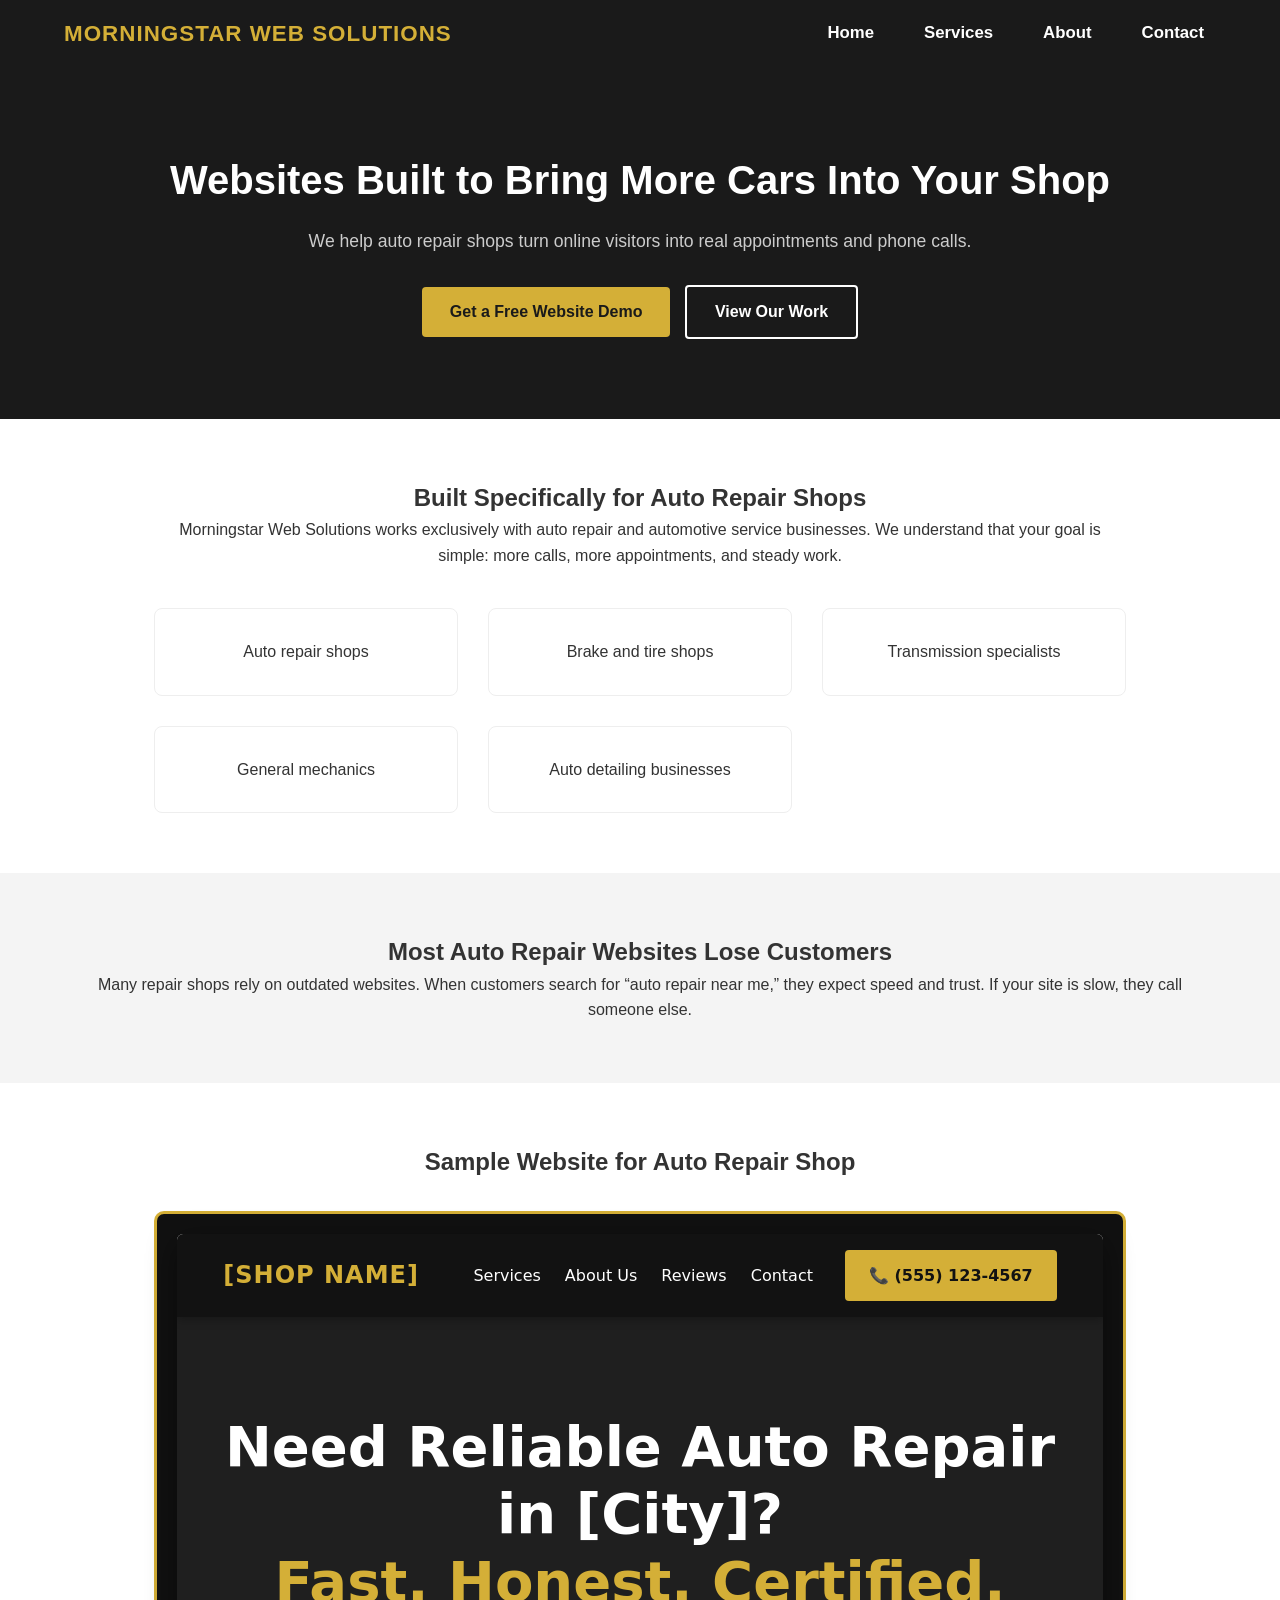
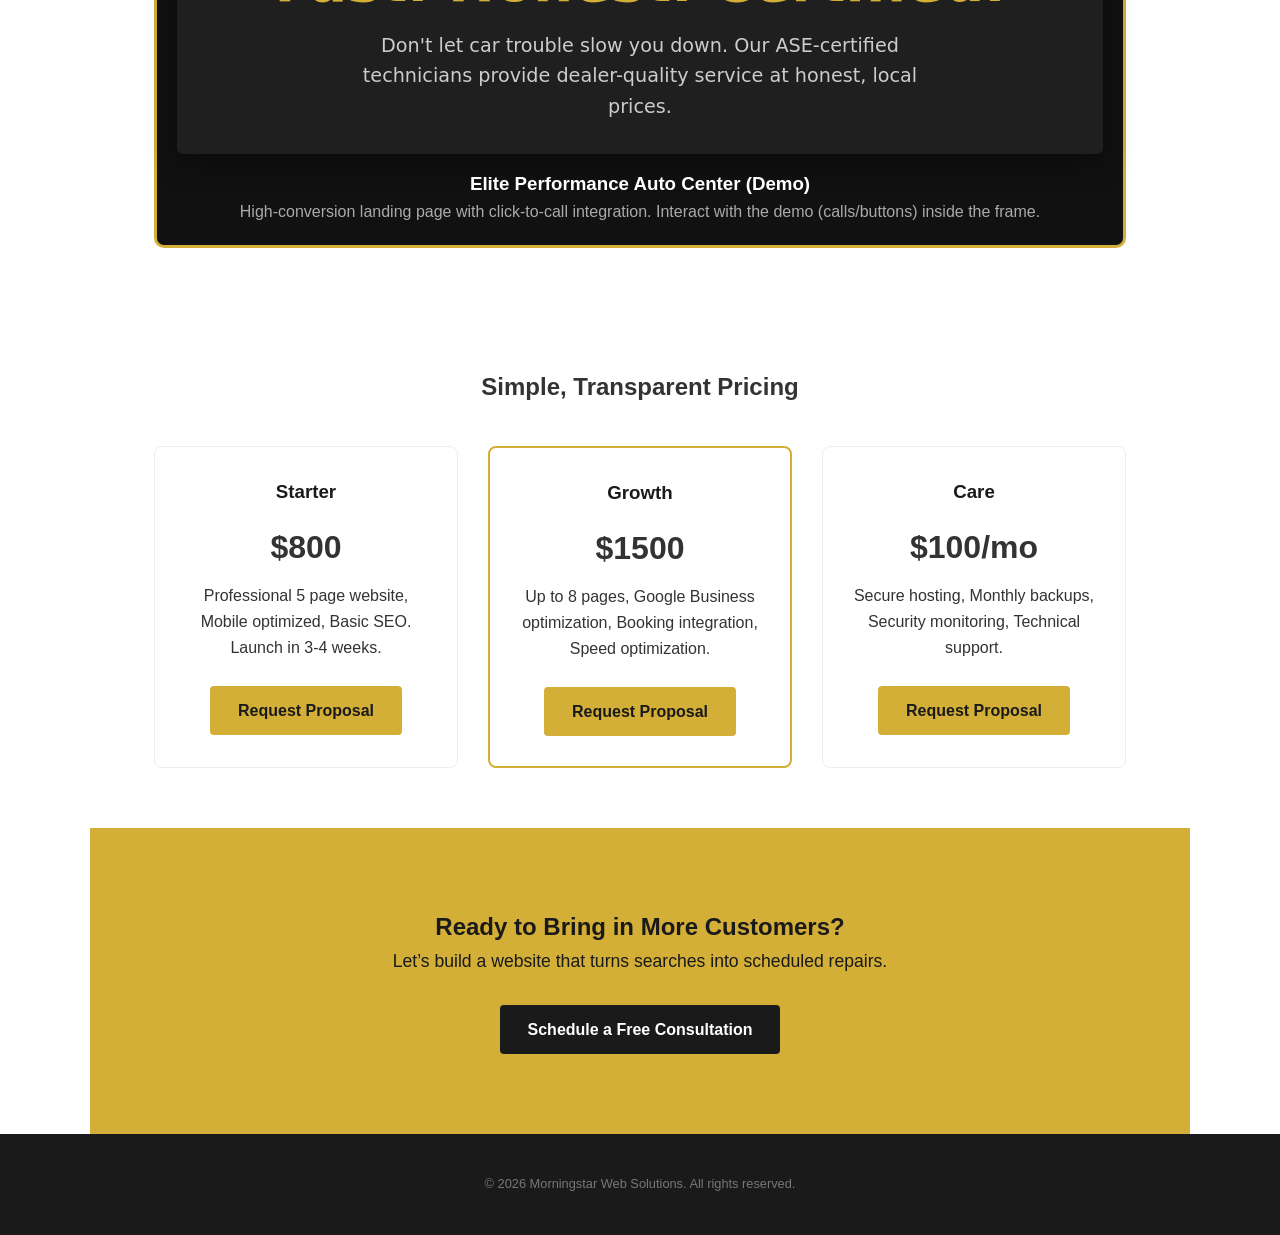
<file: index.html>
<!DOCTYPE html>
<html lang="en">

<head>
    <meta charset="UTF-8">
    <meta name="viewport" content="width=device-width, initial-scale=1.0">
    <title>Morningstar Web Solutions | Auto Repair Web Design</title>
    <link rel="stylesheet" href="styles.css">
</head>

<body>
    <nav>
        <a href="index.html" class="logo">Morningstar Web Solutions</a>

        <!-- Mobile hamburger toggle -->
        <button id="menu-toggle" class="mobile-menu-toggle" aria-label="Toggle navigation" aria-expanded="false">
            <span></span>
            <span></span>
            <span></span>
        </button>

        <!-- Navigation container (toggled on mobile) -->
        <div id="site-nav" class="site-nav">
            <ul class="nav-links">
                <li><a href="index.html">Home</a></li>
                <li><a href="services.html">Services</a></li>
                <li><a href="about.html">About</a></li>
                <li><a href="contact.html">Contact</a></li>
            </ul>
        </div>
    </nav>

    <header class="header-section">
        <h1>Websites Built to Bring More Cars Into Your Shop</h1>
        <p>We help auto repair shops turn online visitors into real appointments and phone calls.</p>
        <a href="contact.html" class="btn btn-gold">Get a Free Website Demo</a>
        <a href="#work" class="btn btn-outline">View Our Work</a>
    </header>

    <section class="center">
        <h2>Built Specifically for Auto Repair Shops</h2>
        <p>Morningstar Web Solutions works exclusively with auto repair and automotive service businesses. We understand
            that your goal is simple: more calls, more appointments, and steady work.</p>
        <div class="grid">
            <div class="card">Auto repair shops</div>
            <div class="card">Brake and tire shops</div>
            <div class="card">Transmission specialists</div>
            <div class="card">General mechanics</div>
            <div class="card">Auto detailing businesses</div>
        </div>
    </section>

    <section style="background: #f4f4f4; max-width: 100%;">
        <div style="max-width: 1100px; margin: 0 auto; text-align: center;">
            <h2>Most Auto Repair Websites Lose Customers</h2>
            <p>Many repair shops rely on outdated websites. When customers search for “auto repair near me,” they expect
                speed and trust. If your site is slow, they call someone else.</p>
        </div>
    </section>

    <section id="work" class="center">
        <h2>Sample Website for Auto Repair Shop</h2>
        <div class="demo-box">
            <!-- Embedded interactive demo site from the DemoWebsite folder -->
            <iframe src="DemoWebsite/index.html" title="Demo: Elite Performance Auto Center" class="demo-frame"
                loading="lazy" allow="geolocation; microphone; camera"></iframe>
            <h3 style="color: white; margin-top: 15px;">Elite Performance Auto Center (Demo)</h3>
            <p style="color: #aaa;">High-conversion landing page with click-to-call integration. Interact with the demo
                (calls/buttons) inside the frame.</p>
        </div>
    </section>

    <section>
        <h2 class="center">Simple, Transparent Pricing</h2>
        <div class="grid">
            <div class="card center">
                <h3>Starter</h3>
                <span class="price">$800</span>
                <p>Professional 5 page website, Mobile optimized, Basic SEO. Launch in 3-4 weeks.</p>
                <br><a href="contact.html" class="btn btn-gold">Request Proposal</a>
            </div>
            <div class="card center" style="border: 2px solid var(--primary-gold);">
                <h3>Growth</h3>
                <span class="price">$1500</span>
                <p>Up to 8 pages, Google Business optimization, Booking integration, Speed optimization.</p>
                <br><a href="contact.html" class="btn btn-gold">Request Proposal</a>
            </div>
            <div class="card center">
                <h3>Care</h3>
                <span class="price">$100/mo</span>
                <p>Secure hosting, Monthly backups, Security monitoring, Technical support.</p>
                <br><a href="contact.html" class="btn btn-gold">Request Proposal</a>
            </div>
        </div>
    </section>

    <section class="header-section" style="background: var(--primary-gold); color: var(--dark-charcoal);">
        <h2 style="color: var(--dark-charcoal);">Ready to Bring in More Customers?</h2>
        <p style="color: var(--dark-charcoal);">Let’s build a website that turns searches into scheduled repairs.</p>
        <a href="contact.html" class="btn" style="background: var(--dark-charcoal); color: white;">Schedule a Free
            Consultation</a>
    </section>

    <footer>&copy; 2026 Morningstar Web Solutions. All rights reserved.</footer>

    <script src="script.js"></script>

    <script>
        // Listen to messages from the demo iframe and restore parent scroll to prevent automatic jump
        (function () {
            window.addEventListener('message', function (e) {
                try {
                    var data = e.data;
                    if (!data || data.type !== 'iframe-fragment-click') return;

                    // Save current viewport position
                    var savedY = window.scrollY || window.pageYOffset || 0;

                    // Restore scroll on the next animation frame (and once more after a short timeout)
                    requestAnimationFrame(function () {
                        window.scrollTo(0, savedY);
                        setTimeout(function () { window.scrollTo(0, savedY); }, 40);
                    });
                } catch (err) {
                    // ignore errors (e.g. malformed message)
                }
            }, false);
        })();
    </script>
</body>

</html>
</file>
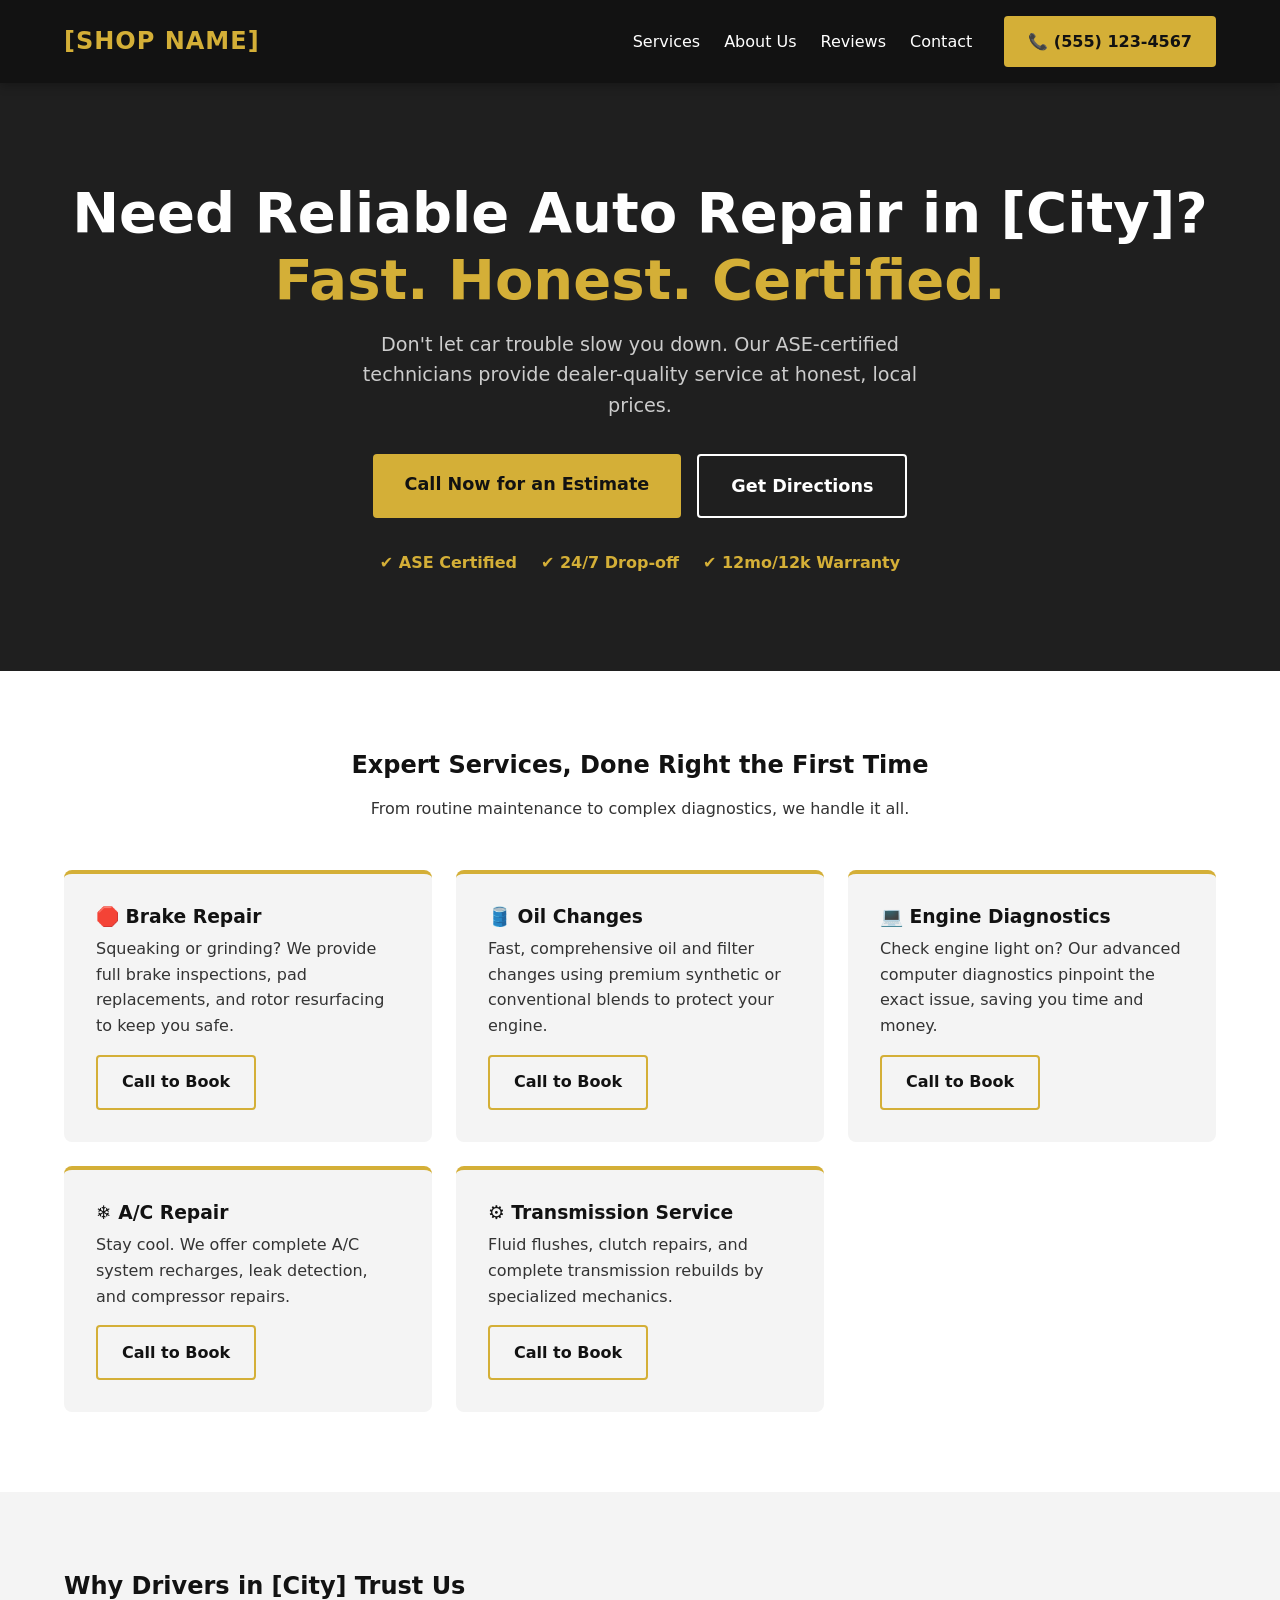
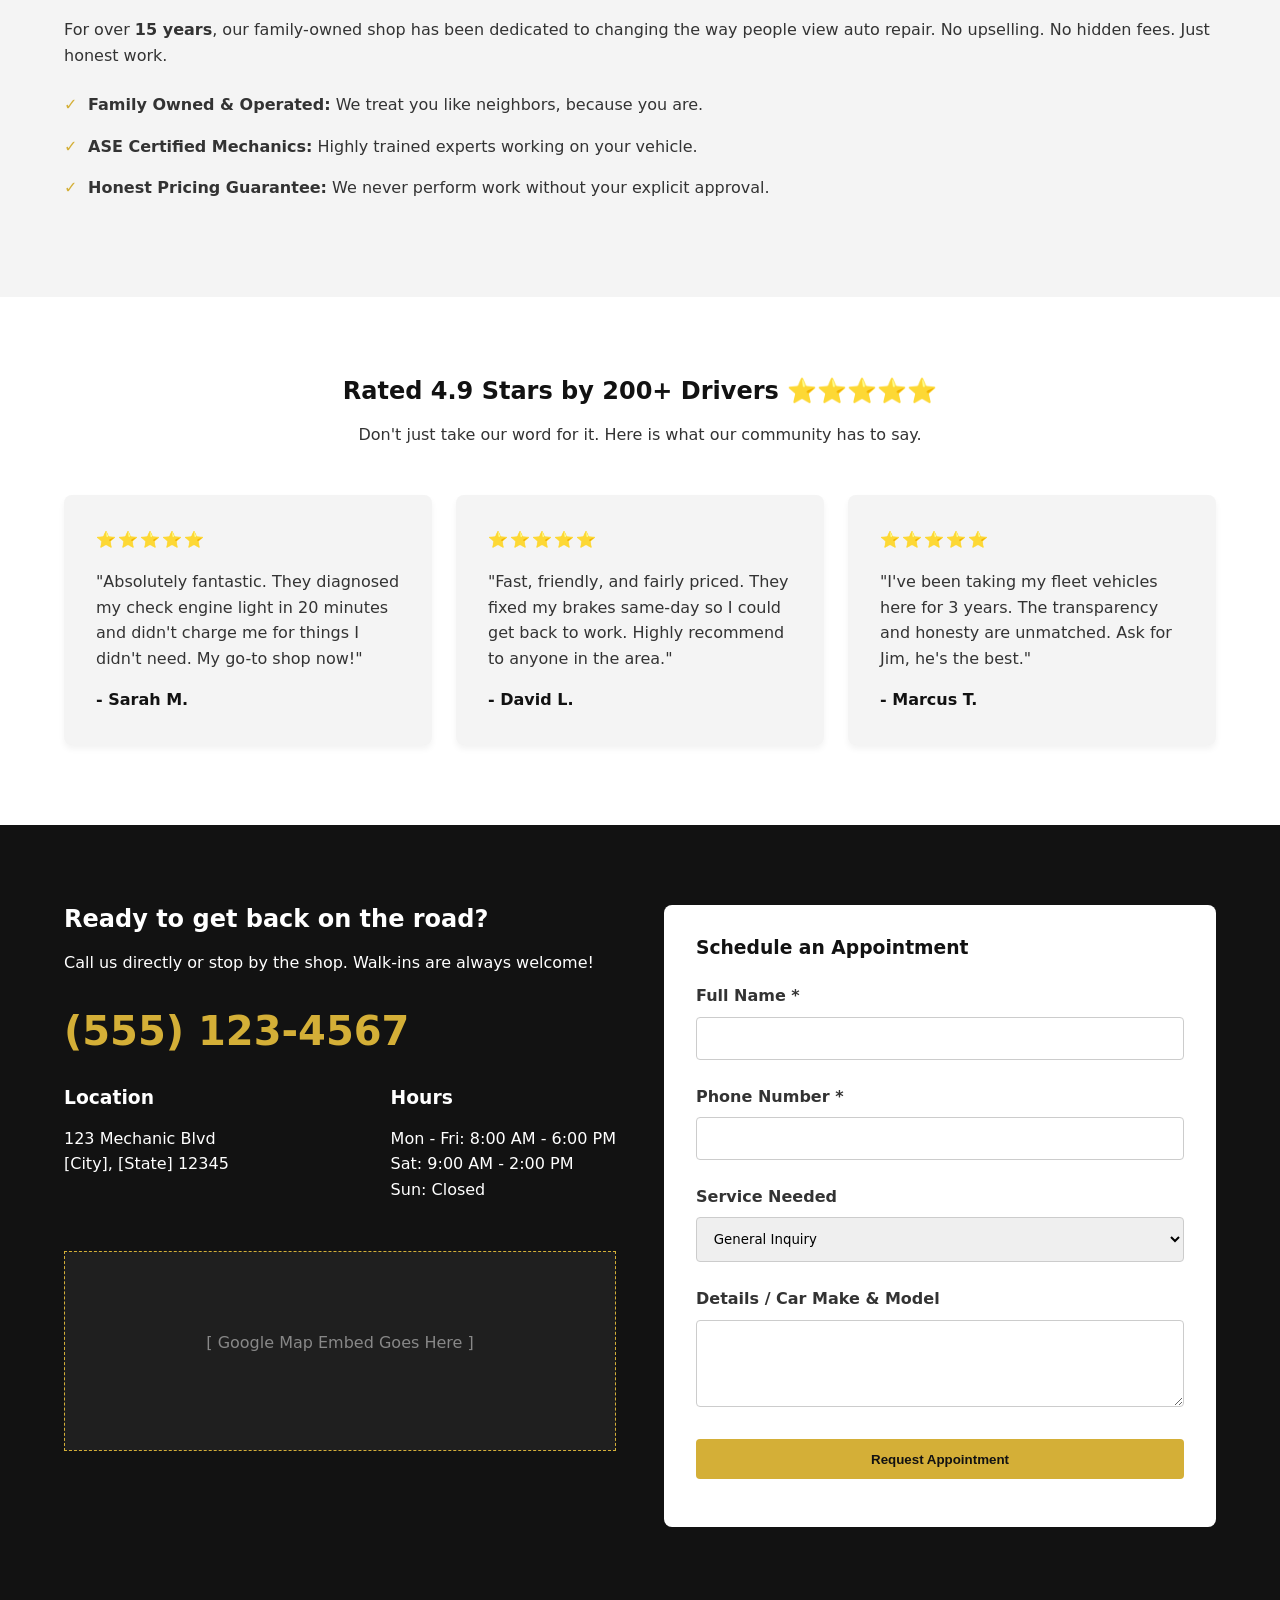
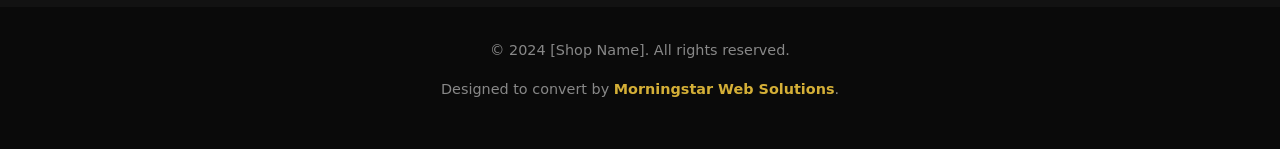
<file: DemoWebsite/index.html>
<!DOCTYPE html>
<html lang="en">

<head>
    <meta charset="UTF-8">
    <meta name="viewport" content="width=device-width, initial-scale=1.0">
    <meta name="description"
        content="Reliable auto repair in [City]. Fast, honest, and certified mechanics ready to get you back on the road.">
    <title>Premium Auto Repair | [City]</title>
    <link rel="stylesheet" href="style.css">
</head>

<body>

    <header class="site-header">
        <div class="container header-container">
            <div class="logo">
                <a href="#hero"><strong>[Shop Name]</strong></a>
            </div>

            <button class="mobile-menu-toggle" aria-label="Toggle Navigation" id="menu-toggle">
                <span></span>
                <span></span>
                <span></span>
            </button>

            <nav class="site-nav" id="site-nav">
                <ul class="nav-links">
                    <li><a href="#services" class="internal-link">Services</a></li>
                    <li><a href="#about" class="internal-link">About Us</a></li>
                    <li><a href="#reviews" class="internal-link">Reviews</a></li>
                    <li><a href="#contact" class="internal-link">Contact</a></li>
                </ul>
                <div class="header-cta">
                    <a href="tel:+15551234567" class="btn btn-primary">📞 (555) 123-4567</a>
                </div>
            </nav>
        </div>
    </header>

    <main>
        <section id="hero" class="hero-section">
            <div class="container hero-content">
                <h1>Need Reliable Auto Repair in [City]? <br><span class="highlight">Fast. Honest. Certified.</span>
                </h1>
                <p>Don't let car trouble slow you down. Our ASE-certified technicians provide dealer-quality service at
                    honest, local prices.</p>
                <div class="hero-actions">
                    <a href="tel:+15551234567" class="btn btn-primary btn-large">Call Now for an Estimate</a>
                    <a href="#contact" class="btn btn-secondary btn-large internal-link">Get Directions</a>
                </div>
                <div class="trust-badges">
                    <span>✔️ ASE Certified</span>
                    <span>✔️ 24/7 Drop-off</span>
                    <span>✔️ 12mo/12k Warranty</span>
                </div>
            </div>
        </section>

        <section id="services" class="services-section bg-white">
            <div class="container">
                <div class="section-header">
                    <h2>Expert Services, Done Right the First Time</h2>
                    <p>From routine maintenance to complex diagnostics, we handle it all.</p>
                </div>
                <div class="services-grid">
                    <div class="service-card">
                        <h3>🛑 Brake Repair</h3>
                        <p>Squeaking or grinding? We provide full brake inspections, pad replacements, and rotor
                            resurfacing to keep you safe.</p>
                        <a href="tel:+15551234567" class="btn btn-outline">Call to Book</a>
                    </div>
                    <div class="service-card">
                        <h3>🛢️ Oil Changes</h3>
                        <p>Fast, comprehensive oil and filter changes using premium synthetic or conventional blends to
                            protect your engine.</p>
                        <a href="tel:+15551234567" class="btn btn-outline">Call to Book</a>
                    </div>
                    <div class="service-card">
                        <h3>💻 Engine Diagnostics</h3>
                        <p>Check engine light on? Our advanced computer diagnostics pinpoint the exact issue, saving you
                            time and money.</p>
                        <a href="tel:+15551234567" class="btn btn-outline">Call to Book</a>
                    </div>
                    <div class="service-card">
                        <h3>❄️ A/C Repair</h3>
                        <p>Stay cool. We offer complete A/C system recharges, leak detection, and compressor repairs.
                        </p>
                        <a href="tel:+15551234567" class="btn btn-outline">Call to Book</a>
                    </div>
                    <div class="service-card">
                        <h3>⚙️ Transmission Service</h3>
                        <p>Fluid flushes, clutch repairs, and complete transmission rebuilds by specialized mechanics.
                        </p>
                        <a href="tel:+15551234567" class="btn btn-outline">Call to Book</a>
                    </div>
                </div>
            </div>
        </section>

        <section id="about" class="about-section bg-light">
            <div class="container about-container">
                <div class="about-content">
                    <h2>Why Drivers in [City] Trust Us</h2>
                    <p>For over <strong>15 years</strong>, our family-owned shop has been dedicated to changing the way
                        people view auto repair. No upselling. No hidden fees. Just honest work.</p>
                    <ul class="benefits-list">
                        <li><strong>Family Owned & Operated:</strong> We treat you like neighbors, because you are.</li>
                        <li><strong>ASE Certified Mechanics:</strong> Highly trained experts working on your vehicle.
                        </li>
                        <li><strong>Honest Pricing Guarantee:</strong> We never perform work without your explicit
                            approval.</li>
                    </ul>
                </div>
            </div>
        </section>

        <section id="reviews" class="reviews-section bg-white">
            <div class="container">
                <div class="section-header">
                    <h2>Rated 4.9 Stars by 200+ Drivers ⭐⭐⭐⭐⭐</h2>
                    <p>Don't just take our word for it. Here is what our community has to say.</p>
                </div>
                <div class="reviews-grid">
                    <div class="review-card">
                        <div class="stars">⭐⭐⭐⭐⭐</div>
                        <p>"Absolutely fantastic. They diagnosed my check engine light in 20 minutes and didn't charge
                            me for things I didn't need. My go-to shop now!"</p>
                        <p class="reviewer-name">- Sarah M.</p>
                    </div>
                    <div class="review-card">
                        <div class="stars">⭐⭐⭐⭐⭐</div>
                        <p>"Fast, friendly, and fairly priced. They fixed my brakes same-day so I could get back to
                            work. Highly recommend to anyone in the area."</p>
                        <p class="reviewer-name">- David L.</p>
                    </div>
                    <div class="review-card">
                        <div class="stars">⭐⭐⭐⭐⭐</div>
                        <p>"I've been taking my fleet vehicles here for 3 years. The transparency and honesty are
                            unmatched. Ask for Jim, he's the best."</p>
                        <p class="reviewer-name">- Marcus T.</p>
                    </div>
                </div>
            </div>
        </section>

        <section id="contact" class="contact-section">
            <div class="container">
                <div class="contact-grid">
                    <div class="contact-info">
                        <h2>Ready to get back on the road?</h2>
                        <p>Call us directly or stop by the shop. Walk-ins are always welcome!</p>
                        <a href="tel:+15551234567" class="huge-phone">(555) 123-4567</a>

                        <div class="hours-address">
                            <div>
                                <h3>Location</h3>
                                <p>123 Mechanic Blvd<br>[City], [State] 12345</p>
                            </div>
                            <div>
                                <h3>Hours</h3>
                                <p>Mon - Fri: 8:00 AM - 6:00 PM<br>Sat: 9:00 AM - 2:00 PM<br>Sun: Closed</p>
                            </div>
                        </div>

                        <div class="map-placeholder">
                            <p>[ Google Map Embed Goes Here ]</p>
                        </div>
                    </div>

                    <div class="contact-form-container bg-white">
                        <h3>Schedule an Appointment</h3>
                        <form id="contact-form" class="contact-form">
                            <div class="form-group">
                                <label for="name">Full Name *</label>
                                <input type="text" id="name" name="name" required>
                            </div>
                            <div class="form-group">
                                <label for="phone">Phone Number *</label>
                                <input type="tel" id="phone" name="phone" required>
                            </div>
                            <div class="form-group">
                                <label for="service">Service Needed</label>
                                <select id="service" name="service">
                                    <option value="general">General Inquiry</option>
                                    <option value="brakes">Brake Repair</option>
                                    <option value="oil">Oil Change</option>
                                    <option value="diagnostics">Engine Diagnostics</option>
                                    <option value="ac">A/C Repair</option>
                                </select>
                            </div>
                            <div class="form-group">
                                <label for="message">Details / Car Make & Model</label>
                                <textarea id="message" name="message" rows="4"></textarea>
                            </div>
                            <button type="submit" class="btn btn-primary btn-full">Request Appointment</button>
                            <p id="form-status" class="form-status"></p>
                        </form>
                    </div>
                </div>
            </div>
        </section>
    </main>

    <footer class="site-footer">
        <div class="container footer-content">
            <p>&copy; 2024 [Shop Name]. All rights reserved.</p>
            <p class="agency-credit">Designed to convert by <strong>Morningstar Web Solutions</strong>.</p>
        </div>
    </footer>

    <script src="script.js"></script>
</body>

</html>
</file>
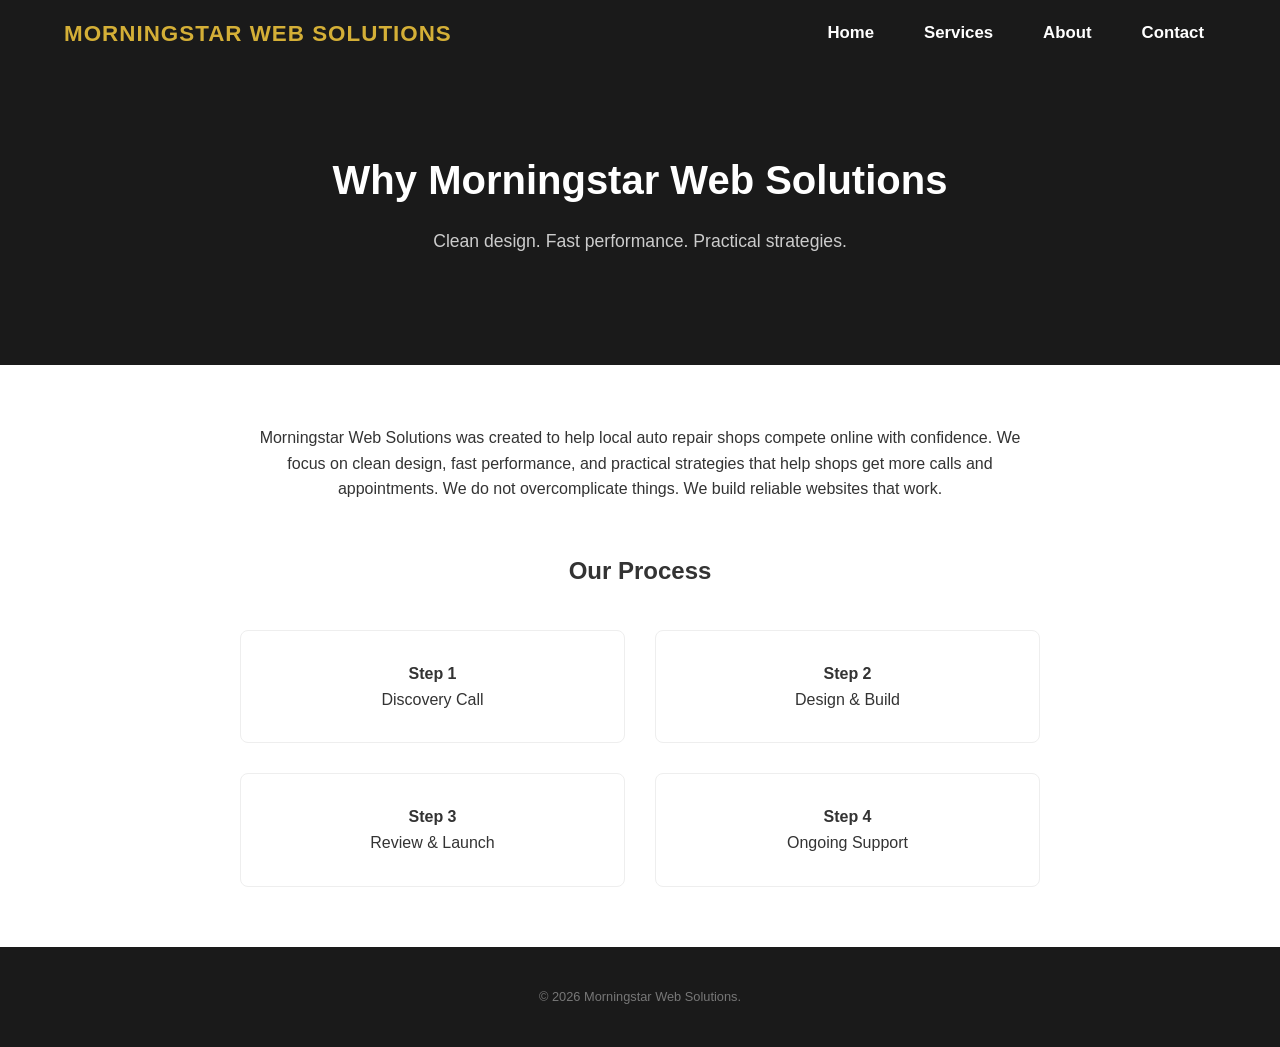
<file: about.html>
<!DOCTYPE html>
<html lang="en">

<head>
    <meta charset="UTF-8">
    <meta name="viewport" content="width=device-width, initial-scale=1.0">
    <title>About Us | Morningstar Web Solutions</title>
    <link rel="stylesheet" href="styles.css">
</head>

<body>
    <nav>
        <a href="index.html" class="logo">Morningstar Web Solutions</a>

        <button id="menu-toggle" class="mobile-menu-toggle" aria-label="Toggle navigation" aria-expanded="false">
            <span></span>
            <span></span>
            <span></span>
        </button>

        <div id="site-nav" class="site-nav">
            <ul class="nav-links">
                <li><a href="index.html">Home</a></li>
                <li><a href="services.html">Services</a></li>
                <li><a href="about.html">About</a></li>
                <li><a href="contact.html">Contact</a></li>
            </ul>
        </div>
    </nav>

    <header class="header-section">
        <h1>Why Morningstar Web Solutions</h1>
        <p>Clean design. Fast performance. Practical strategies.</p>
    </header>

    <section>
        <div style="max-width: 800px; margin: 0 auto; text-align: center;">
            <p>Morningstar Web Solutions was created to help local auto repair shops compete online with confidence. We
                focus on clean design, fast performance, and practical strategies that help shops get more calls and
                appointments. We do not overcomplicate things. We build reliable websites that work.</p>

            <h2 style="margin-top: 50px;">Our Process</h2>
            <div class="grid">
                <div class="card"><strong>Step 1</strong><br>Discovery Call</div>
                <div class="card"><strong>Step 2</strong><br>Design & Build</div>
                <div class="card"><strong>Step 3</strong><br>Review & Launch</div>
                <div class="card"><strong>Step 4</strong><br>Ongoing Support</div>
            </div>
        </div>
    </section>

    <footer>&copy; 2026 Morningstar Web Solutions.</footer>
    <script src="script.js"></script>
</body>

</html>
</file>
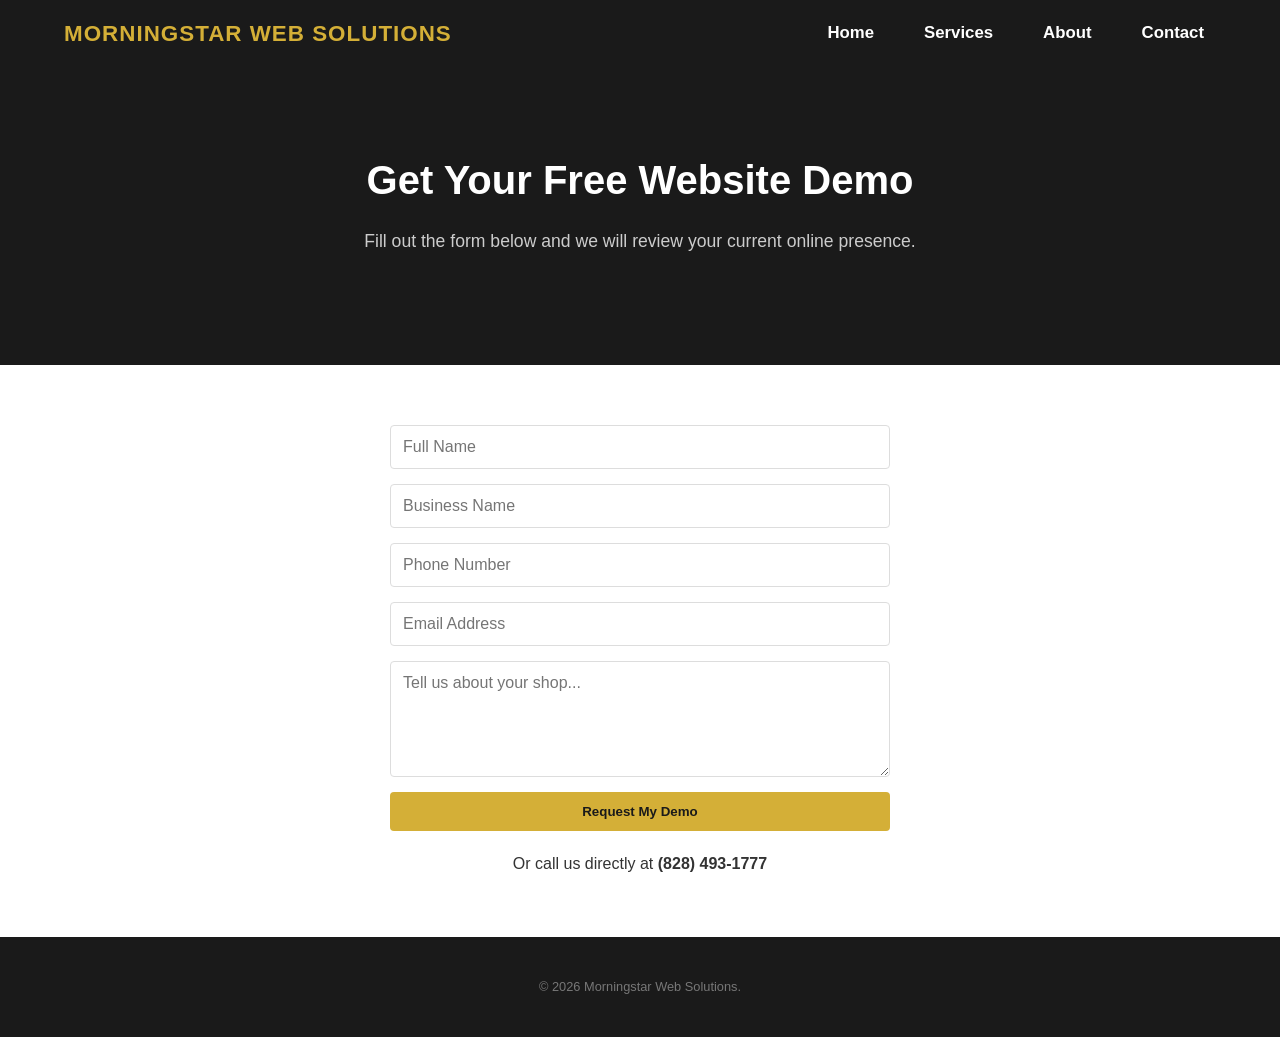
<file: contact.html>
<!DOCTYPE html>
<html lang="en">

<head>
    <meta charset="UTF-8">
    <meta name="viewport" content="width=device-width, initial-scale=1.0">
    <title>Contact | Morningstar Web Solutions</title>
    <link rel="stylesheet" href="styles.css">
</head>

<body>
    <nav>
        <a href="index.html" class="logo">Morningstar Web Solutions</a>

        <button id="menu-toggle" class="mobile-menu-toggle" aria-label="Toggle navigation" aria-expanded="false">
            <span></span>
            <span></span>
            <span></span>
        </button>

        <div id="site-nav" class="site-nav">
            <ul class="nav-links">
                <li><a href="index.html">Home</a></li>
                <li><a href="services.html">Services</a></li>
                <li><a href="about.html">About</a></li>
                <li><a href="contact.html">Contact</a></li>
            </ul>
        </div>
    </nav>

    <header class="header-section">
        <h1>Get Your Free Website Demo</h1>
        <p>Fill out the form below and we will review your current online presence.</p>
    </header>

    <section>
        <form id="contactForm">
            <input type="text" placeholder="Full Name" required>
            <input type="text" placeholder="Business Name" required>
            <input type="tel" placeholder="Phone Number" required>
            <input type="email" placeholder="Email Address" required>
            <textarea rows="5" placeholder="Tell us about your shop..."></textarea>
            <button type="submit" class="btn btn-gold">Request My Demo</button>
        </form>
        <p class="center" style="margin-top: 20px;">Or call us directly at <strong><a href="tel:+18284931777"
                    style="color:inherit; text-decoration:none;">(828) 493-1777</a></strong></p>
    </section>

    <script src="script.js"></script>
    <footer>&copy; 2026 Morningstar Web Solutions.</footer>
</body>

</html>
</file>
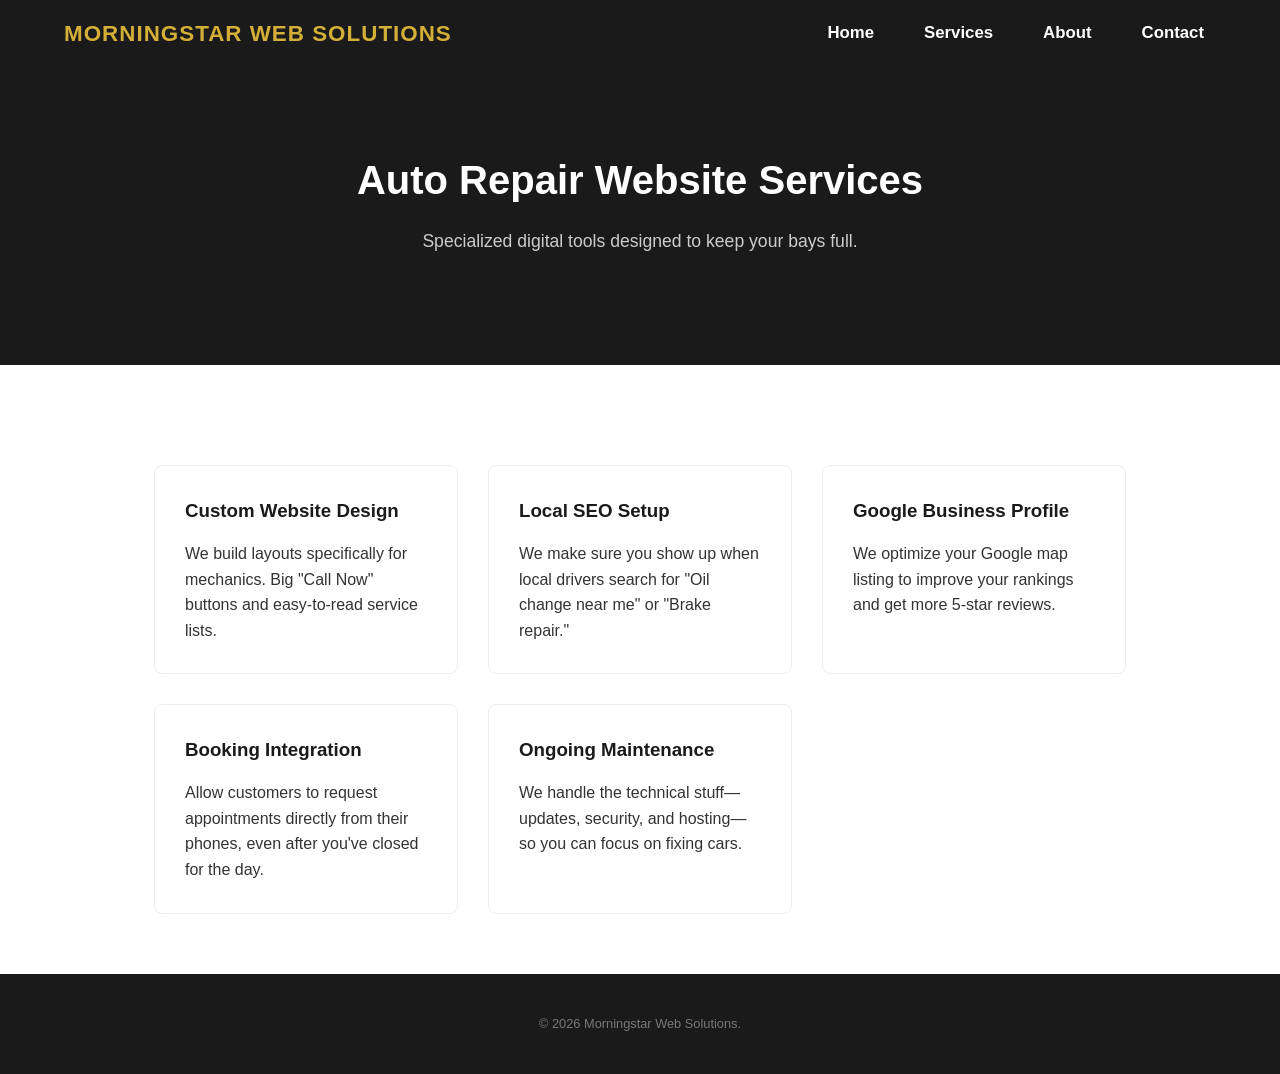
<file: services.html>
<!DOCTYPE html>
<html lang="en">

<head>
    <meta charset="UTF-8">
    <meta name="viewport" content="width=device-width, initial-scale=1.0">
    <title>Services | Morningstar Web Solutions</title>
    <link rel="stylesheet" href="styles.css">
</head>

<body>
    <nav>
        <a href="index.html" class="logo">Morningstar Web Solutions</a>

        <button id="menu-toggle" class="mobile-menu-toggle" aria-label="Toggle navigation" aria-expanded="false">
            <span></span>
            <span></span>
            <span></span>
        </button>

        <div id="site-nav" class="site-nav">
            <ul class="nav-links">
                <li><a href="index.html">Home</a></li>
                <li><a href="services.html">Services</a></li>
                <li><a href="about.html">About</a></li>
                <li><a href="contact.html">Contact</a></li>
            </ul>
        </div>
    </nav>

    <header class="header-section">
        <h1>Auto Repair Website Services</h1>
        <p>Specialized digital tools designed to keep your bays full.</p>
    </header>

    <section>
        <div class="grid">
            <div class="card">
                <h3>Custom Website Design</h3>
                <p>We build layouts specifically for mechanics. Big "Call Now" buttons and easy-to-read service lists.
                </p>
            </div>
            <div class="card">
                <h3>Local SEO Setup</h3>
                <p>We make sure you show up when local drivers search for "Oil change near me" or "Brake repair."</p>
            </div>
            <div class="card">
                <h3>Google Business Profile</h3>
                <p>We optimize your Google map listing to improve your rankings and get more 5-star reviews.</p>
            </div>
            <div class="card">
                <h3>Booking Integration</h3>
                <p>Allow customers to request appointments directly from their phones, even after you've closed for the
                    day.</p>
            </div>
            <div class="card">
                <h3>Ongoing Maintenance</h3>
                <p>We handle the technical stuff—updates, security, and hosting—so you can focus on fixing cars.</p>
            </div>
        </div>
    </section>

    <footer>&copy; 2026 Morningstar Web Solutions.</footer>
    <script src="script.js"></script>
</body>

</html>
</file>
<file: styles.css>
:root {
    --primary-gold: #D4AF37;
    --dark-charcoal: #1a1a1a;
    --light-grey: #f9f9f9;
    --white: #ffffff;
    --text: #333333;
}

* {
    margin: 0;
    padding: 0;
    box-sizing: border-box;
    font-family: 'Helvetica Neue', Arial, sans-serif;
}

body {
    background-color: var(--white);
    color: var(--text);
    line-height: 1.6;
}

/* Navigation */
nav {
    background: var(--dark-charcoal);
    padding: 1rem 5%;
    display: flex;
    justify-content: space-between;
    align-items: center;
    position: sticky;
    top: 0;
    z-index: 1000;
}

.logo {
    color: var(--primary-gold);
    font-weight: bold;
    font-size: 1.4rem;
    text-decoration: none;
    letter-spacing: 1px;
}

/* Make the logo text render in all caps */
.logo {
    text-transform: uppercase;
}

/* Hide mobile toggle by default; shown in media query */
.mobile-menu-toggle {
    display: none;
    background: transparent;
    border: none;
    padding: 8px;
    cursor: pointer;
}

.mobile-menu-toggle span {
    display: block;
    width: 22px;
    height: 2px;
    background: var(--primary-gold);
    border-radius: 2px;
}

.nav-links {
    display: flex;
    list-style: none;
    gap: 26px;
}

.nav-links a {
    color: var(--white);
    text-decoration: none;
    font-size: 1.05rem;
    /* larger nav buttons */
    font-weight: 600;
    padding: 10px 12px;
    /* bigger click/tap area */
    border-radius: 6px;
    transition: 0.25s ease;
}

.nav-links a:hover {
    color: var(--primary-gold);
}

/* Hero & Headers */
.header-section {
    background: var(--dark-charcoal);
    color: var(--white);
    padding: 80px 5%;
    text-align: center;
}

.header-section h1 {
    font-size: 2.5rem;
    margin-bottom: 15px;
    color: var(--white);
}

.header-section p {
    font-size: 1.1rem;
    color: #ccc;
    max-width: 700px;
    margin: 0 auto 30px;
}

/* Buttons */
.btn {
    padding: 12px 28px;
    border-radius: 4px;
    text-decoration: none;
    font-weight: bold;
    display: inline-block;
    cursor: pointer;
    transition: 0.3s;
    border: none;
}

.btn-gold {
    background: var(--primary-gold);
    color: var(--dark-charcoal);
}

.btn-gold:hover {
    background: #b8962d;
    transform: translateY(-2px);
}

.btn-outline {
    border: 2px solid var(--white);
    color: var(--white);
    margin-left: 10px;
}

.btn-outline:hover {
    background: var(--white);
    color: var(--dark-charcoal);
}

/* Sections */
section {
    padding: 60px 5%;
    max-width: 1100px;
    margin: 0 auto;
}

.center {
    text-align: center;
}

.grid {
    display: grid;
    grid-template-columns: repeat(auto-fit, minmax(280px, 1fr));
    gap: 30px;
    margin-top: 40px;
}

/* Cards & Components */
.card {
    padding: 30px;
    border: 1px solid #eee;
    border-radius: 8px;
    background: var(--white);
    transition: 0.3s;
}

.card:hover {
    border-color: var(--primary-gold);
    box-shadow: 0 10px 20px rgba(0, 0, 0, 0.05);
}

.card h3 {
    margin-bottom: 15px;
    color: var(--dark-charcoal);
}

.price {
    font-size: 2rem;
    font-weight: bold;
    display: block;
    margin-bottom: 10px;
}

/* Demo Site Sample */
.demo-box {
    background: #111;
    padding: 20px;
    border-radius: 10px;
    border: 3px solid var(--primary-gold);
    margin-top: 30px;
}

.demo-img {
    width: 100%;
    height: 300px;
    background: url('https://images.unsplash.com/photo-1486006396193-471cf70b2863?q=80&w=1000') center/cover;
    border-radius: 5px;
}

/* Embedded demo iframe - fills the demo box responsively */
.demo-box .demo-frame {
    width: 100%;
    height: 520px;
    border: none;
    border-radius: 6px;
    display: block;
    box-shadow: 0 8px 30px rgba(0, 0, 0, 0.45);
}

@media (max-width: 800px) {
    .demo-box .demo-frame {
        height: 420px;
    }
}

@media (max-width: 600px) {
    .demo-box .demo-frame {
        height: 300px;
    }
}

/* Form */
form {
    display: flex;
    flex-direction: column;
    gap: 15px;
    max-width: 500px;
    margin: 0 auto;
}

input,
textarea {
    padding: 12px;
    border: 1px solid #ddd;
    border-radius: 4px;
    font-size: 1rem;
}

footer {
    background: var(--dark-charcoal);
    color: #777;
    padding: 40px 5%;
    text-align: center;
    font-size: 0.8rem;
}

@media (max-width: 600px) {
    .nav-links {
        display: none;
    }

    /* Show hamburger on small screens */
    .mobile-menu-toggle {
        display: flex;
        flex-direction: column;
        gap: 6px;
        align-items: center;
        justify-content: center;
    }

    /* Dropdown container (hidden by default) */
    .site-nav {
        position: absolute;
        top: 64px;
        left: 0;
        right: 0;
        background: var(--dark-charcoal);
        padding: 12px 5%;
        display: none;
        z-index: 999;
    }

    .site-nav.active {
        display: block;
    }

    .site-nav .nav-links {
        display: flex;
        flex-direction: column;
        gap: 12px;
    }

    .site-nav .nav-links a {
        color: var(--white);
        font-size: 1.25rem;
        /* even larger on mobile */
        padding: 12px 0;
        /* taller touch targets */
        display: block;
    }

    /* Prevent body scroll when menu is open (script toggles .no-scroll on body) */
    .no-scroll {
        overflow: hidden;
        height: 100vh;
    }

    /* Simplified for demo */
    .header-section h1 {
        font-size: 1.8rem;
    }

    .btn-outline {
        margin-left: 0;
        margin-top: 10px;
        width: 100%;
    }

    .btn-gold {
        width: 100%;
    }
}

html {
    scroll-behavior: smooth;
}

section[id] {
    scroll-margin-top: 80px;
    /* Adjust this value to match your header's height */
}
</file>
<file: DemoWebsite/style.css>
/* Base Variables & Reset */
:root {
    --clr-dark: #121212;
    --clr-dark-gray: #1f1f1f;
    --clr-gold: #D4AF37;
    --clr-gold-hover: #F0C950;
    --clr-white: #ffffff;
    --clr-light-gray: #f4f4f4;
    --clr-text: #333333;
    
    --font-main: 'Segoe UI', system-ui, -apple-system, sans-serif;
    --transition: all 0.3s ease;
}

* {
    margin: 0;
    padding: 0;
    box-sizing: border-box;
}

html {
    scroll-behavior: smooth;
}

body {
    font-family: var(--font-main);
    color: var(--clr-text);
    background-color: var(--clr-light-gray);
    line-height: 1.6;
}

/* Typography & Utilities */
h1, h2, h3 {
    color: var(--clr-dark);
    line-height: 1.2;
    margin-bottom: 1rem;
}

p { margin-bottom: 1rem; }

.container {
    width: 90%;
    max-width: 1200px;
    margin: 0 auto;
}

.bg-white { background-color: var(--clr-white); }
.bg-light { background-color: var(--clr-light-gray); }

.section-header {
    text-align: center;
    margin-bottom: 3rem;
}

section { padding: 5rem 0; }

/* Buttons */
.btn {
    display: inline-block;
    padding: 0.8rem 1.5rem;
    font-weight: 700;
    text-decoration: none;
    border-radius: 4px;
    cursor: pointer;
    text-align: center;
    border: none;
    transition: var(--transition);
}

.btn-primary {
    background-color: var(--clr-gold);
    color: var(--clr-dark);
}

.btn-primary:hover {
    background-color: var(--clr-gold-hover);
}

.btn-secondary {
    background-color: transparent;
    color: var(--clr-white);
    border: 2px solid var(--clr-white);
}

.btn-secondary:hover {
    background-color: var(--clr-white);
    color: var(--clr-dark);
}

.btn-outline {
    background-color: transparent;
    color: var(--clr-dark);
    border: 2px solid var(--clr-gold);
}

.btn-outline:hover {
    background-color: var(--clr-gold);
}

.btn-large {
    padding: 1rem 2rem;
    font-size: 1.1rem;
}

.btn-full {
    width: 100%;
}

/* Header & Nav */
.site-header {
    background-color: var(--clr-dark);
    color: var(--clr-white);
    position: sticky;
    top: 0;
    z-index: 1000;
    padding: 1rem 0;
    box-shadow: 0 2px 10px rgba(0,0,0,0.3);
}

.header-container {
    display: flex;
    justify-content: space-between;
    align-items: center;
}

.logo a {
    color: var(--clr-gold);
    font-size: 1.5rem;
    text-decoration: none;
    text-transform: uppercase;
    letter-spacing: 1px;
}

.site-nav {
    display: flex;
    align-items: center;
    gap: 2rem;
}

.nav-links {
    list-style: none;
    display: flex;
    gap: 1.5rem;
}

.nav-links a {
    color: var(--clr-white);
    text-decoration: none;
    font-weight: 500;
    transition: var(--transition);
}

.nav-links a:hover {
    color: var(--clr-gold);
}

.mobile-menu-toggle {
    display: none;
    flex-direction: column;
    gap: 5px;
    background: none;
    border: none;
    cursor: pointer;
}

.mobile-menu-toggle span {
    width: 25px;
    height: 3px;
    background-color: var(--clr-white);
    transition: var(--transition);
}

/* Hero Section */
.hero-section {
    background-color: var(--clr-dark-gray);
    color: var(--clr-white);
    padding: 6rem 0;
    text-align: center;
}

.hero-section h1 {
    color: var(--clr-white);
    font-size: 2.5rem;
}

.hero-section .highlight {
    color: var(--clr-gold);
}

.hero-section p {
    font-size: 1.2rem;
    max-width: 600px;
    margin: 0 auto 2rem;
    color: #ccc;
}

.hero-actions {
    display: flex;
    flex-direction: column;
    gap: 1rem;
    justify-content: center;
    margin-bottom: 2rem;
}

.trust-badges {
    display: flex;
    flex-wrap: wrap;
    justify-content: center;
    gap: 1.5rem;
    font-weight: bold;
    color: var(--clr-gold);
}

/* Services Grid */
.services-grid {
    display: grid;
    grid-template-columns: 1fr;
    gap: 1.5rem;
}

.service-card {
    background: var(--clr-light-gray);
    padding: 2rem;
    border-radius: 8px;
    border-top: 4px solid var(--clr-gold);
}

.service-card h3 { margin-bottom: 0.5rem; }

/* About Section */
.about-section h2 { margin-bottom: 1rem; }
.benefits-list {
    list-style: none;
    margin-top: 1.5rem;
}
.benefits-list li {
    margin-bottom: 1rem;
    padding-left: 1.5rem;
    position: relative;
}
.benefits-list li::before {
    content: '✓';
    color: var(--clr-gold);
    position: absolute;
    left: 0;
    font-weight: bold;
}

/* Reviews Grid */
.reviews-grid {
    display: grid;
    grid-template-columns: 1fr;
    gap: 1.5rem;
}

.review-card {
    background: var(--clr-light-gray);
    padding: 2rem;
    border-radius: 8px;
    box-shadow: 0 4px 6px rgba(0,0,0,0.05);
}

.stars {
    margin-bottom: 1rem;
    letter-spacing: 2px;
}

.reviewer-name {
    font-weight: bold;
    color: var(--clr-dark);
    margin-bottom: 0;
}

/* Contact Section */
.contact-section {
    background-color: var(--clr-dark);
    color: var(--clr-white);
}

.contact-section h2, .contact-section h3 {
    color: var(--clr-white);
}

.contact-grid {
    display: grid;
    grid-template-columns: 1fr;
    gap: 3rem;
}

.huge-phone {
    display: block;
    font-size: 2.5rem;
    font-weight: bold;
    color: var(--clr-gold);
    text-decoration: none;
    margin: 1.5rem 0;
}

.hours-address {
    display: flex;
    flex-direction: column;
    gap: 1.5rem;
    margin-bottom: 2rem;
}

.map-placeholder {
    width: 100%;
    height: 200px;
    background-color: var(--clr-dark-gray);
    display: flex;
    align-items: center;
    justify-content: center;
    border: 1px dashed var(--clr-gold);
    color: #888;
}

/* Contact Form */
.contact-form-container {
    padding: 2rem;
    border-radius: 8px;
    color: var(--clr-text);
}

.contact-form-container h3 {
    color: var(--clr-dark);
    margin-bottom: 1.5rem;
}

.form-group { margin-bottom: 1.5rem; }

.form-group label {
    display: block;
    margin-bottom: 0.5rem;
    font-weight: bold;
}

.form-group input, 
.form-group select, 
.form-group textarea {
    width: 100%;
    padding: 0.8rem;
    border: 1px solid #ccc;
    border-radius: 4px;
    font-family: inherit;
}

.form-group input:focus, 
.form-group select:focus, 
.form-group textarea:focus {
    outline: none;
    border-color: var(--clr-gold);
}

.form-status {
    margin-top: 1rem;
    font-weight: bold;
    text-align: center;
}

.form-success { color: green; }

/* Footer */
.site-footer {
    background-color: #0a0a0a;
    color: #888;
    text-align: center;
    padding: 2rem 0;
    font-size: 0.9rem;
}

.agency-credit strong { color: var(--clr-gold); }

/* Responsive Adjustments (Desktop) */
@media (min-width: 768px) {
    .mobile-menu-toggle { display: none; }
    
    .hero-section h1 { font-size: 3.5rem; }
    
    .hero-actions {
        flex-direction: row;
    }
    
    .services-grid, .reviews-grid {
        grid-template-columns: repeat(3, 1fr);
    }
    
    .contact-grid {
        grid-template-columns: 1fr 1fr;
        align-items: start;
    }
    
    .hours-address {
        flex-direction: row;
        justify-content: space-between;
    }
}

/* Responsive Adjustments (Mobile Nav) */
@media (max-width: 767px) {
    .mobile-menu-toggle { display: flex; }
    
    .site-nav {
        display: none;
        flex-direction: column;
        position: absolute;
        top: 100%;
        left: 0;
        width: 100%;
        background-color: var(--clr-dark);
        padding: 1.5rem 0;
        text-align: center;
        box-shadow: 0 4px 6px rgba(0,0,0,0.3);
    }
    
    .site-nav.active { display: flex; }
    
    .nav-links {
        flex-direction: column;
        gap: 1rem;
        margin-bottom: 1.5rem;
    }
}

html {
    scroll-behavior: smooth;
}

/* 1. Prevent the 'jump' from hiding content under a sticky header */
section[id] {
    scroll-margin-top: 80px; /* Adjust this value to match your header's height */
}

/* 2. Make the transition smooth instead of a sudden snap */
html {
    scroll-behavior: smooth;
}
</file>
